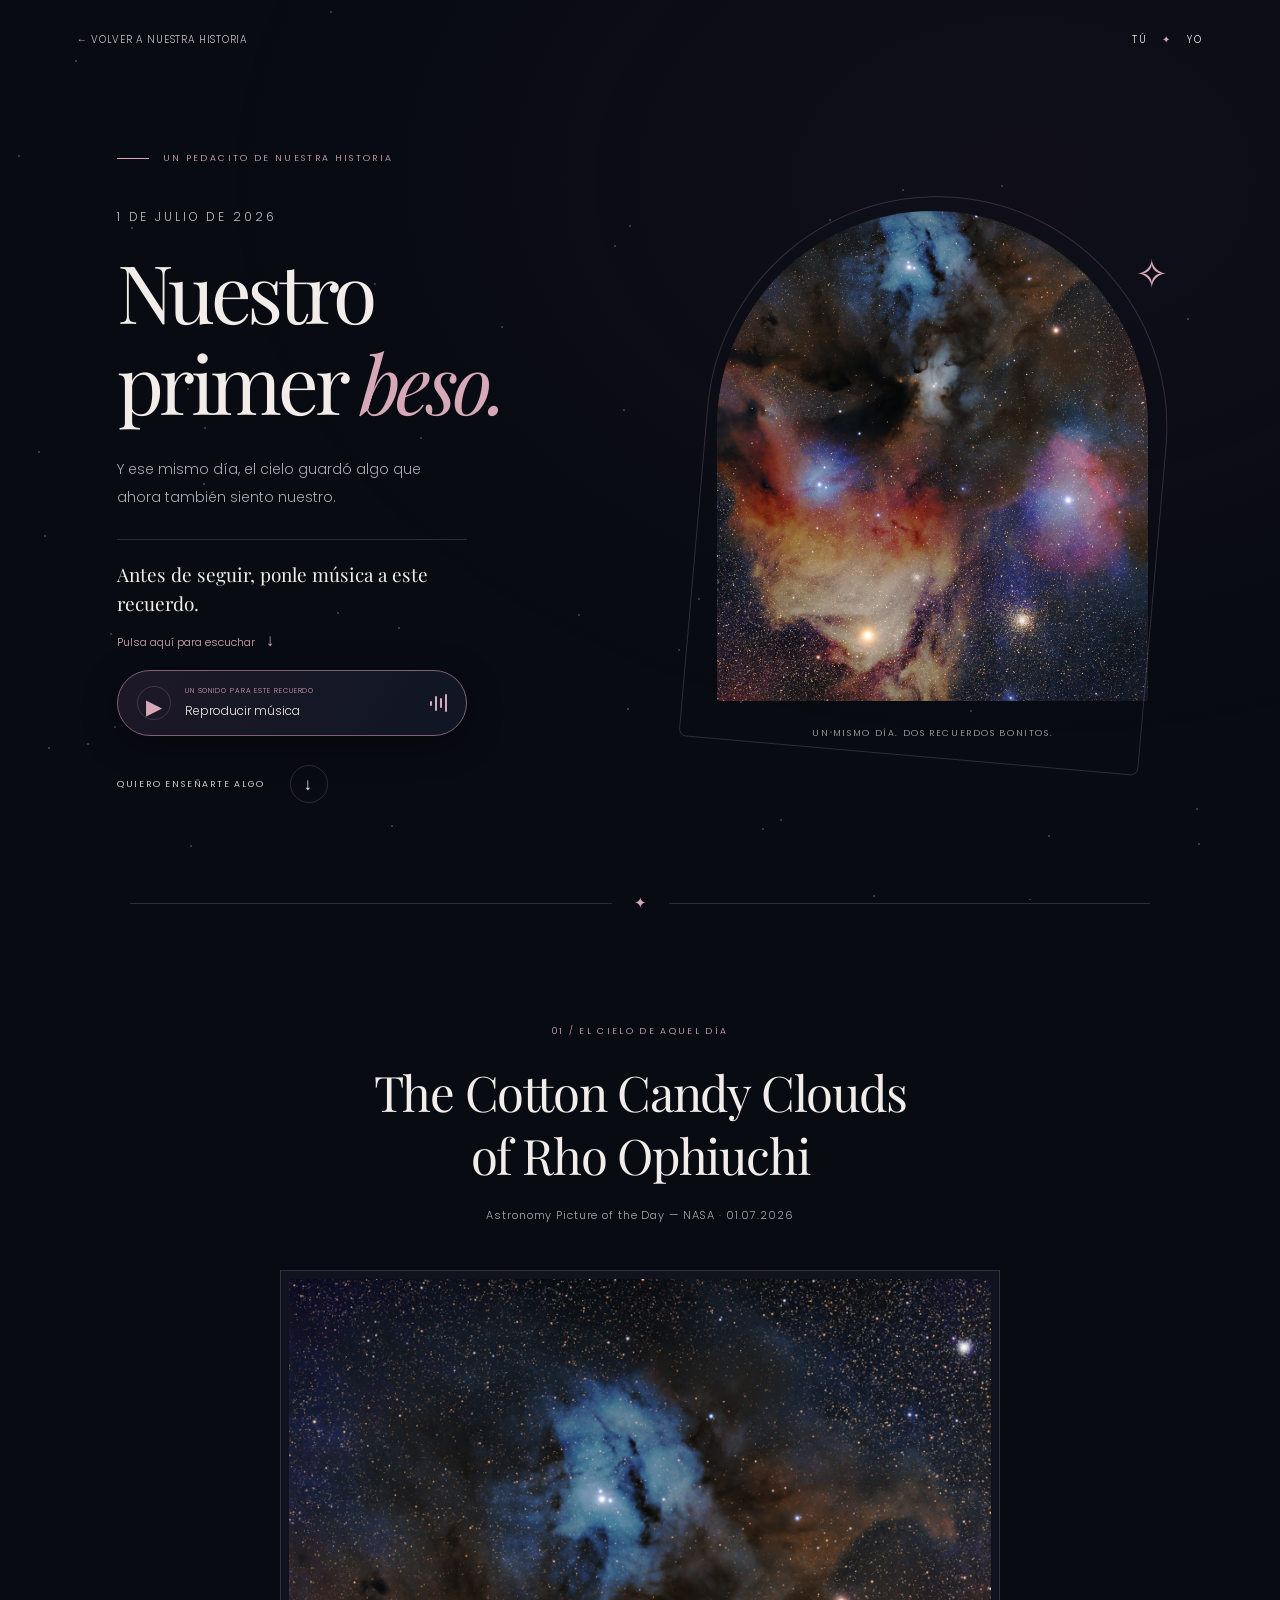
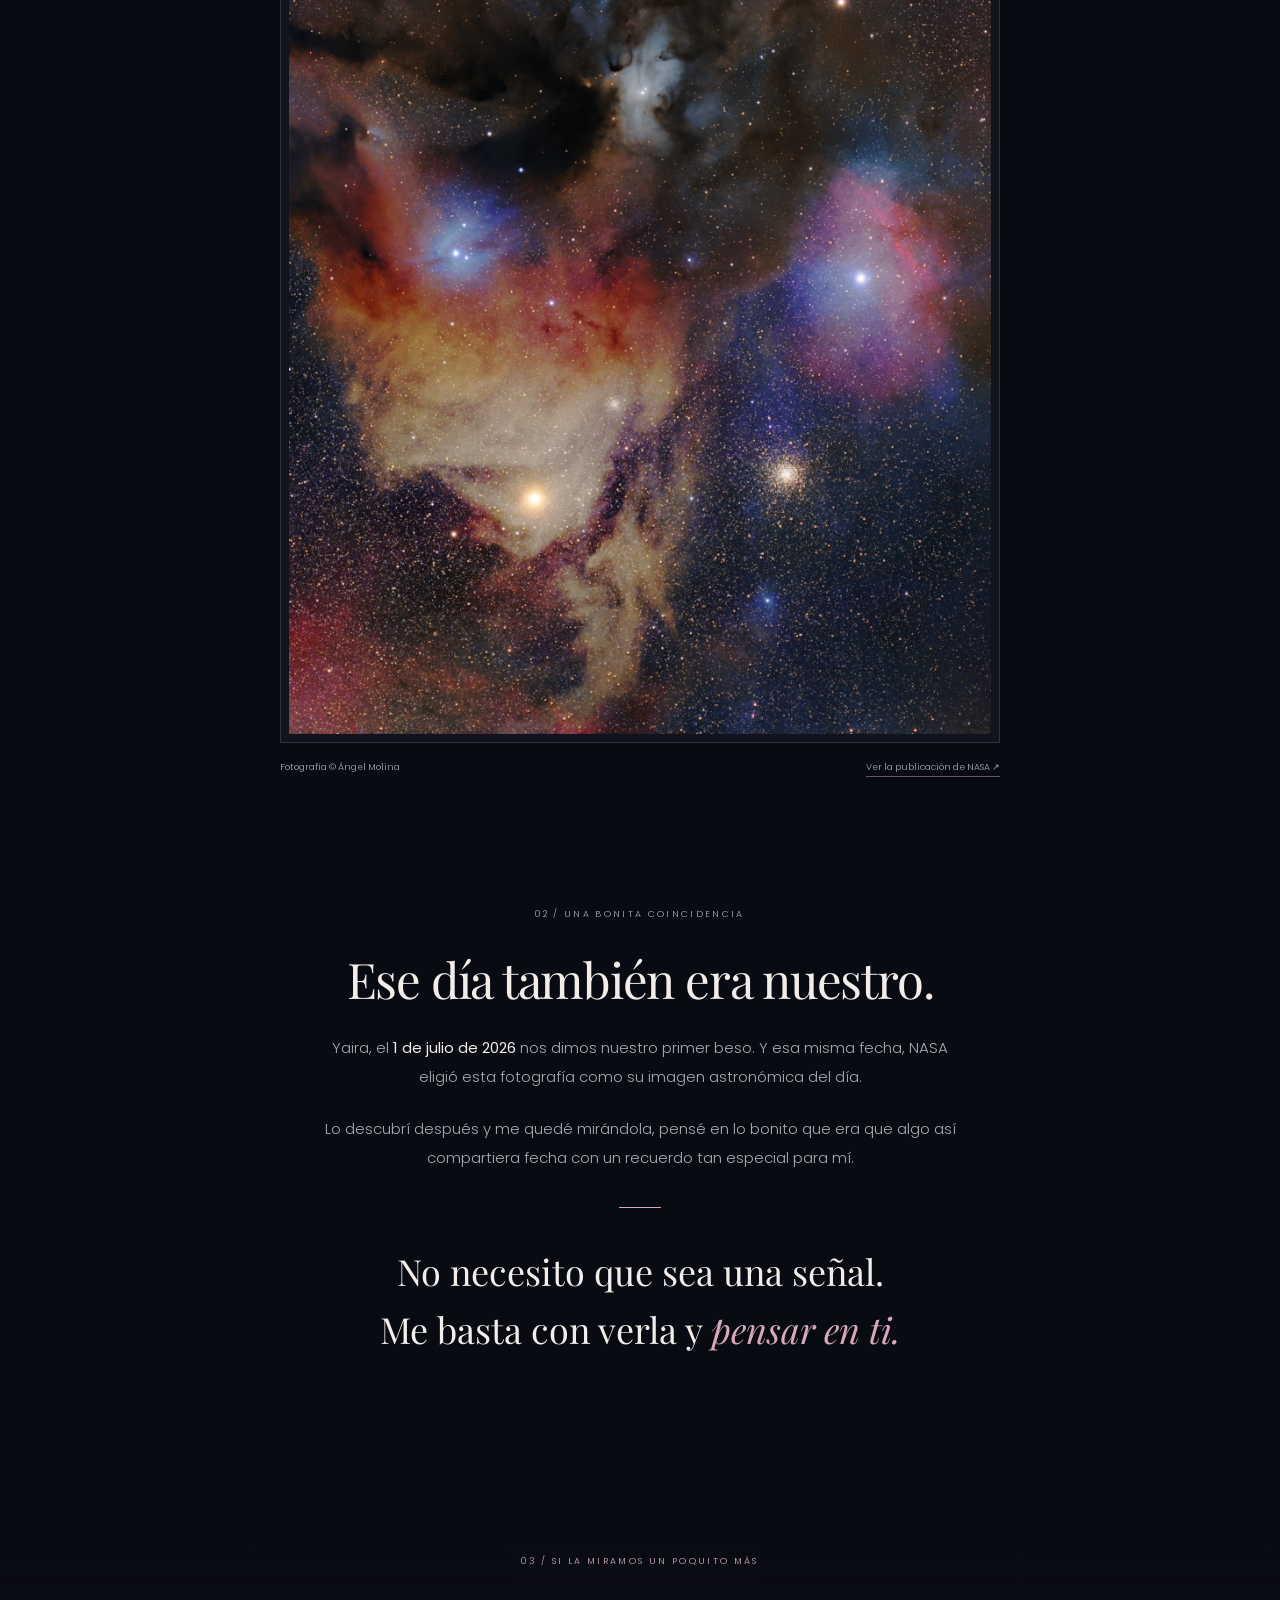
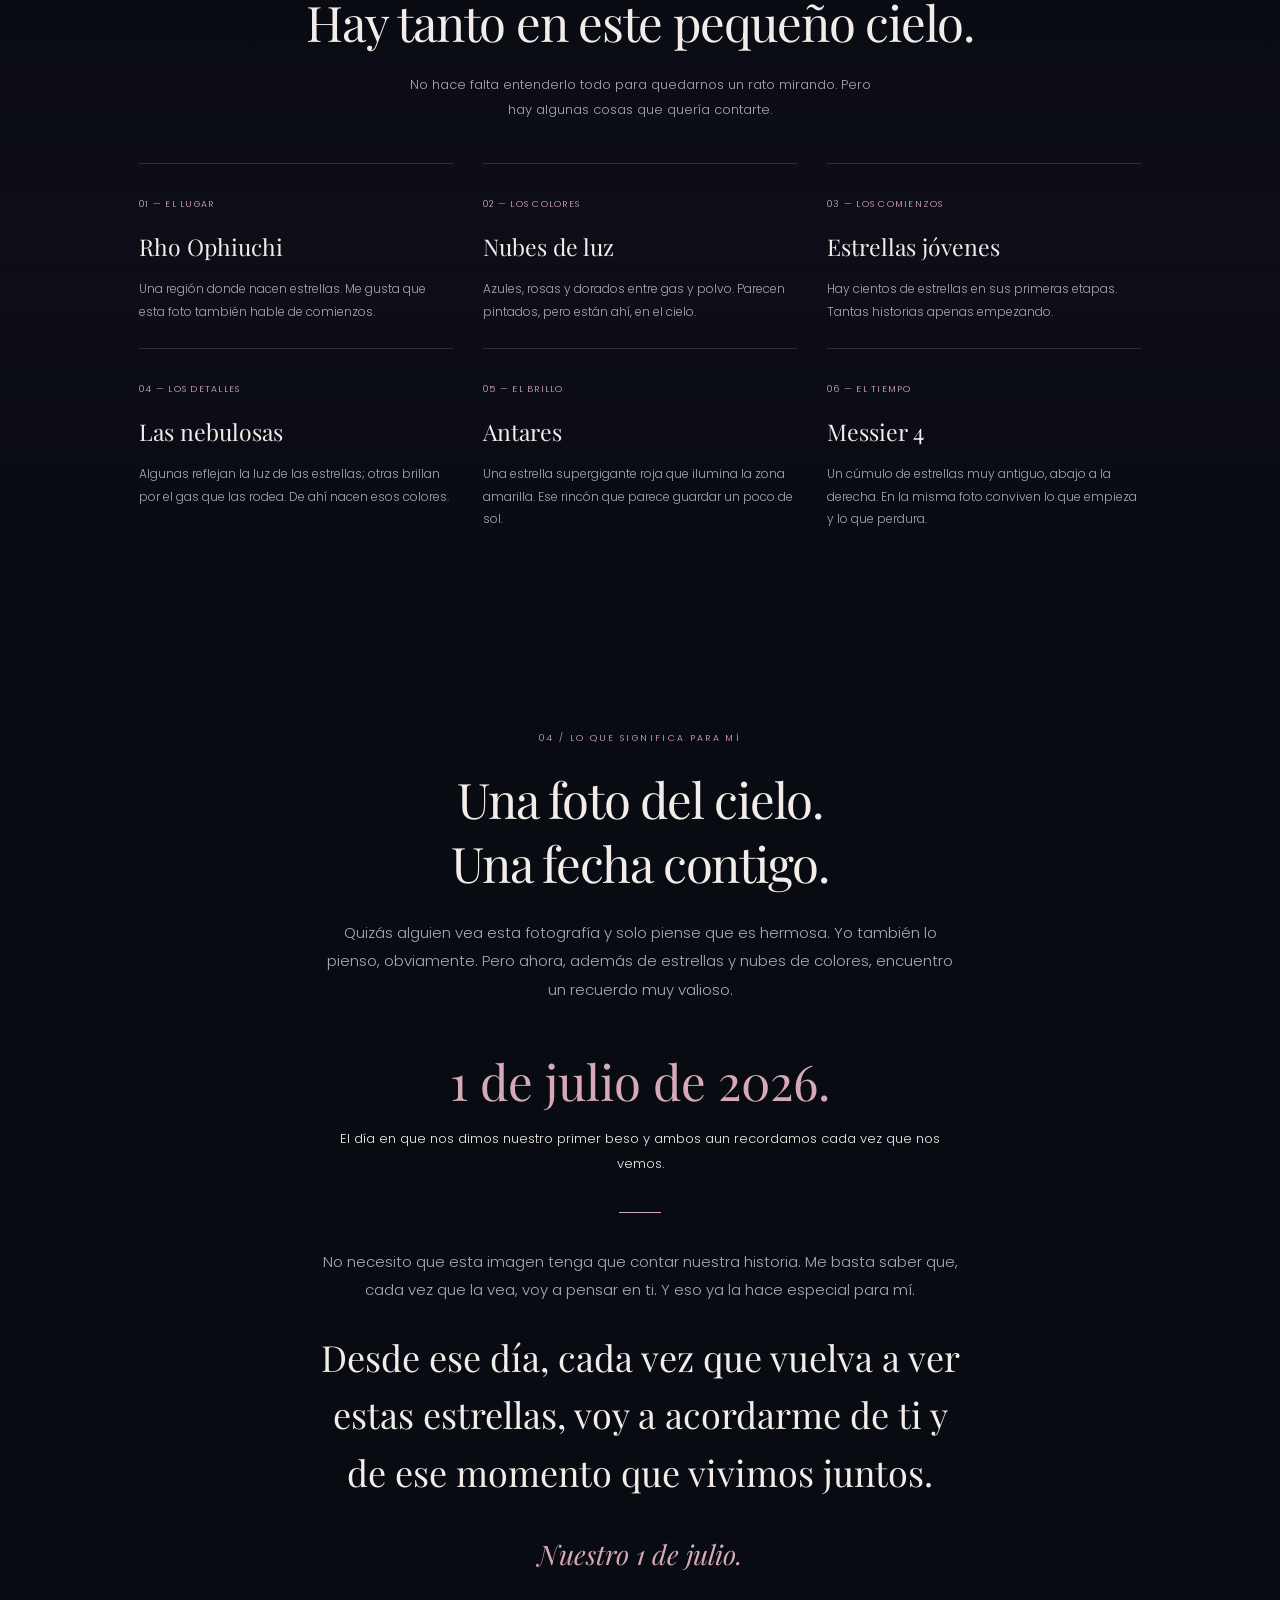
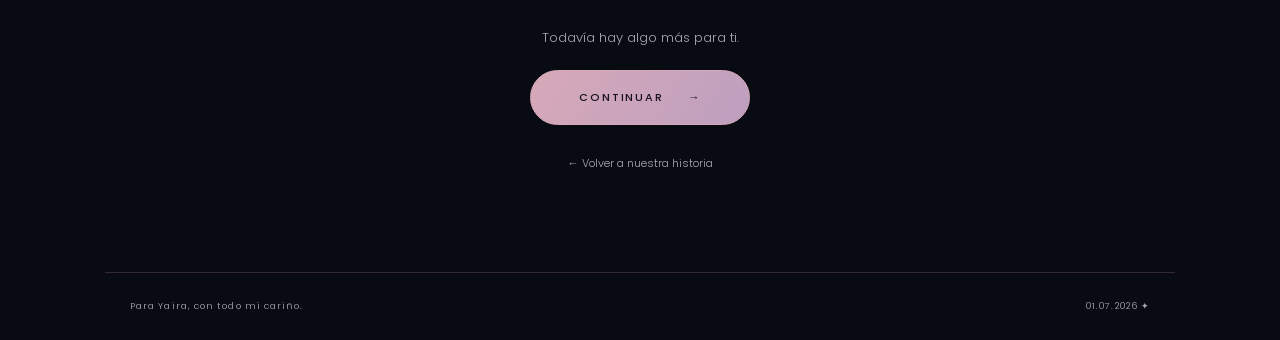
<file: index.html>
<!DOCTYPE html>
<html lang="es">
<head>
<meta charset="UTF-8"><meta name="viewport" content="width=device-width, initial-scale=1.0"><meta name="theme-color" content="#080b12">
<meta name="description" content="Para Yaira. Un primer beso, una fotografía del cielo y nuestro 1 de julio de 2026.">
<title>HAYAI</title>
 <link rel="icon" type="image/x-icon" href="img2.ico">
<link rel="stylesheet" href="estilo.css?v=3"><script src="script.js?v=3" defer></script>
</head>
<body>
<div class="stars" aria-hidden="true"></div>
<audio id="our-song" src="musica/interestellar.mp3" preload="none" loop></audio>

<header><a class="back" href="https://hayai107.github.io/HAYAI2/">← Volver a nuestra historia</a><span>TÚ <b>✦</b> YO</span></header>
<main>
<section class="hero" aria-labelledby="main-title">
<div class="hero-copy"><p class="eyebrow chapter">Un pedacito de nuestra historia</p><p class="date">1 de julio de 2026</p><h1 id="main-title">Nuestro<br>primer <em>beso.</em></h1><p class="intro">Y ese mismo día, el cielo guardó algo que ahora también siento nuestro.</p><aside class="music-player" aria-label="Música de nuestra historia">
  <p class="music-invitation">Antes de seguir, ponle música a este recuerdo.</p>
  <p class="music-hint" id="music-hint">Pulsa aquí para escuchar <span aria-hidden="true">↓</span></p>
  <p id="music-status" class="music-status" role="status"></p>
  <button id="music-toggle" class="music-toggle" type="button" aria-controls="our-song" aria-describedby="music-hint" aria-label="Reproducir música" aria-pressed="false">
    <span class="music-symbol" aria-hidden="true">▶</span>
    <span class="music-copy"><span class="music-caption">UN SONIDO PARA ESTE RECUERDO</span><span id="music-label">Reproducir música</span></span>
    <span class="music-bars" aria-hidden="true"><i></i><i></i><i></i><i></i></span>
  </button>
</aside>
<a class="discover" href="#el-cielo">Quiero enseñarte algo <span aria-hidden="true">↓</span></a></div>
<figure class="hero-art"><div class="hero-window"><img src="img/nasa.jpg" width="800" height="1202" alt="Nubes azules, rosadas y doradas entre las estrellas de Rho Ophiuchi" fetchpriority="high"></div><span class="spark" aria-hidden="true">✧</span><figcaption>Un mismo día. Dos recuerdos bonitos.</figcaption></figure>
</section>
<div class="divider" aria-hidden="true">✦</div>
<section class="section center reveal" id="el-cielo" aria-labelledby="sky-title"><p class="eyebrow">01 / El cielo de aquel día</p><h2 id="sky-title">The Cotton Candy Clouds<br>of Rho Ophiuchi</h2><p class="subheading">Astronomy Picture of the Day — NASA · 01.07.2026</p><figure class="photo"><a href="img/nasa.jpg" target="_blank" rel="noopener" aria-label="Abrir la fotografía completa en una pestaña nueva"><img src="img/nasa.jpg" width="800" height="1202" alt="Fotografía completa de Rho Ophiuchi, sus nebulosas de colores y la luz dorada de Antares" loading="lazy"></a><figcaption><span>Fotografía © Ángel Molina</span><a class="source" href="https://apod.nasa.gov/apod/ap260701.html" target="_blank" rel="noopener noreferrer">Ver la publicación de NASA ↗</a></figcaption></figure></section>
<section class="section coincidence center reveal" aria-labelledby="coincidence-title"><div class="letter"><p class="eyebrow">02 / Una bonita coincidencia</p><h2 id="coincidence-title">Ese día también era nuestro.</h2><p>Yaira, el <strong>1 de julio de 2026</strong> nos dimos nuestro primer beso. Y esa misma fecha, NASA eligió esta fotografía como su imagen astronómica del día.</p><p>Lo descubrí después y me quedé mirándola, pensé en lo bonito que era que algo así compartiera fecha con un recuerdo tan especial para mí.</p><div class="small-line" aria-hidden="true"></div><p class="quote">No necesito que sea una señal.<br>Me basta con verla y <em>pensar en ti.</em></p></div></section>
<div class="details-section"><section class="section center reveal" aria-labelledby="details-title"><p class="eyebrow">03 / Si la miramos un poquito más</p><h2 id="details-title">Hay tanto en este pequeño cielo.</h2><p class="details-intro">No hace falta entenderlo todo para quedarnos un rato mirando. Pero hay algunas cosas que quería contarte.</p><div class="details">
<article><span class="number">01 — EL LUGAR</span><h3>Rho Ophiuchi</h3><p>Una región donde nacen estrellas. Me gusta que esta foto también hable de comienzos.</p></article>
<article><span class="number">02 — LOS COLORES</span><h3>Nubes de luz</h3><p>Azules, rosas y dorados entre gas y polvo. Parecen pintados, pero están ahí, en el cielo.</p></article>
<article><span class="number">03 — LOS COMIENZOS</span><h3>Estrellas jóvenes</h3><p>Hay cientos de estrellas en sus primeras etapas. Tantas historias apenas empezando.</p></article>
<article><span class="number">04 — LOS DETALLES</span><h3>Las nebulosas</h3><p>Algunas reflejan la luz de las estrellas; otras brillan por el gas que las rodea. De ahí nacen esos colores.</p></article>
<article><span class="number">05 — EL BRILLO</span><h3>Antares</h3><p>Una estrella supergigante roja que ilumina la zona amarilla. Ese rincón que parece guardar un poco de sol.</p></article>
<article><span class="number">06 — EL TIEMPO</span><h3>Messier 4</h3><p>Un cúmulo de estrellas muy antiguo, abajo a la derecha. En la misma foto conviven lo que empieza y lo que perdura.</p></article>
</div></section></div>
<section class="section closing center reveal" aria-labelledby="closing-title"><p class="eyebrow">04 / Lo que significa para mí</p><h2 id="closing-title">Una foto del cielo.<br>Una fecha contigo.</h2><div class="letter"><p>Quizás alguien vea esta fotografía y solo piense que es hermosa. Yo también lo pienso, obviamente. Pero ahora, además de estrellas y nubes de colores, encuentro un recuerdo muy valioso.</p></div><p class="closing-date">1 de julio de 2026.</p><p class="kiss">El día en que nos dimos nuestro primer beso y ambos aun recordamos cada vez que nos vemos.</p><div class="small-line" aria-hidden="true"></div><div class="letter"><p>No necesito que esta imagen tenga que contar nuestra historia. Me basta saber que, cada vez que la vea, voy a pensar en ti. Y eso ya la hace especial para mí.</p><p class="quote">Desde ese día, cada vez que vuelva a ver estas estrellas, voy a acordarme de ti y de ese momento que vivimos juntos.</p></div><p class="signature">Nuestro 1 de julio.</p><nav class="chapter-navigation" aria-label="Continuar nuestra historia"><p>Todavía hay algo más para ti.</p><a class="button button-continue" href="https://hayai107.github.io/HAYAI4/">CONTINUAR <span aria-hidden="true">→</span></a><a class="chapter-back" href="https://hayai107.github.io/HAYAI2/">← Volver a nuestra historia</a></nav></section>
</main><footer><span>Para Yaira, con todo mi cariño.</span><span>01.07.2026 ✦</span></footer>
</body></html>
</file>
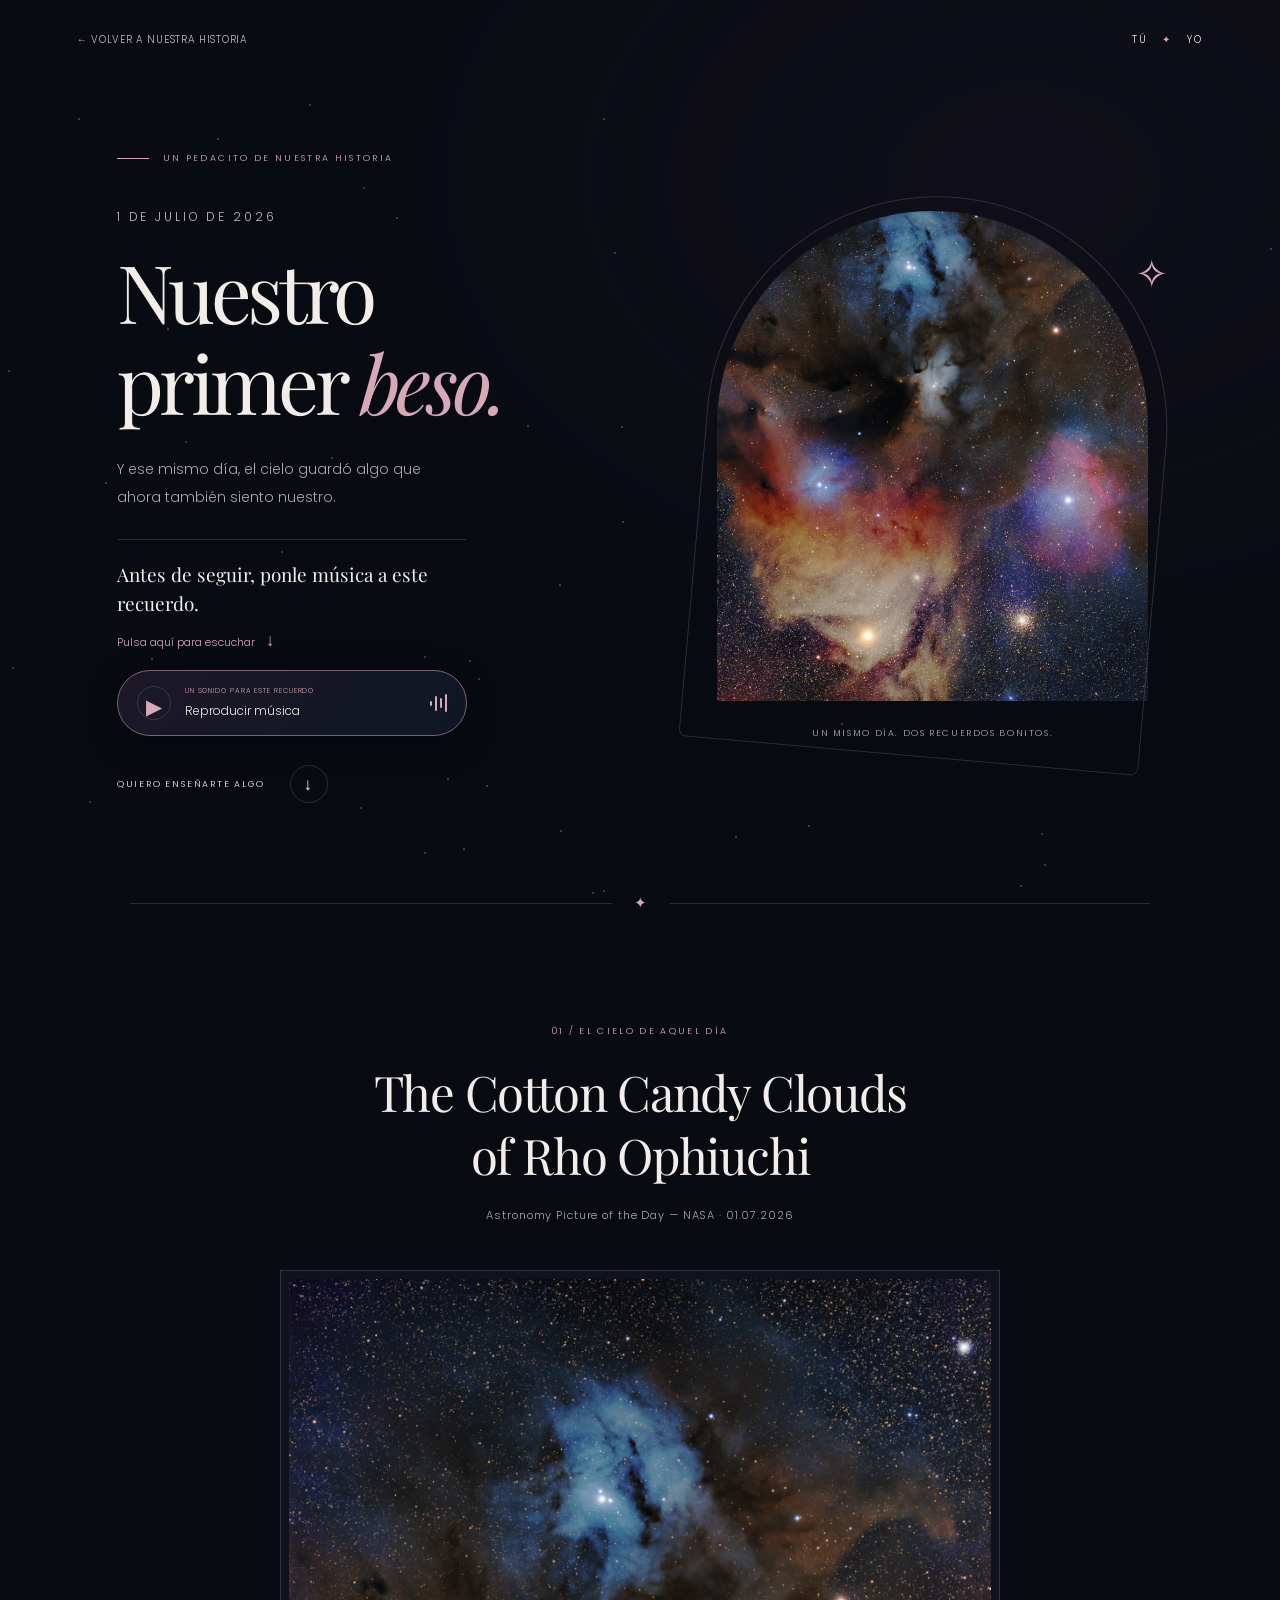
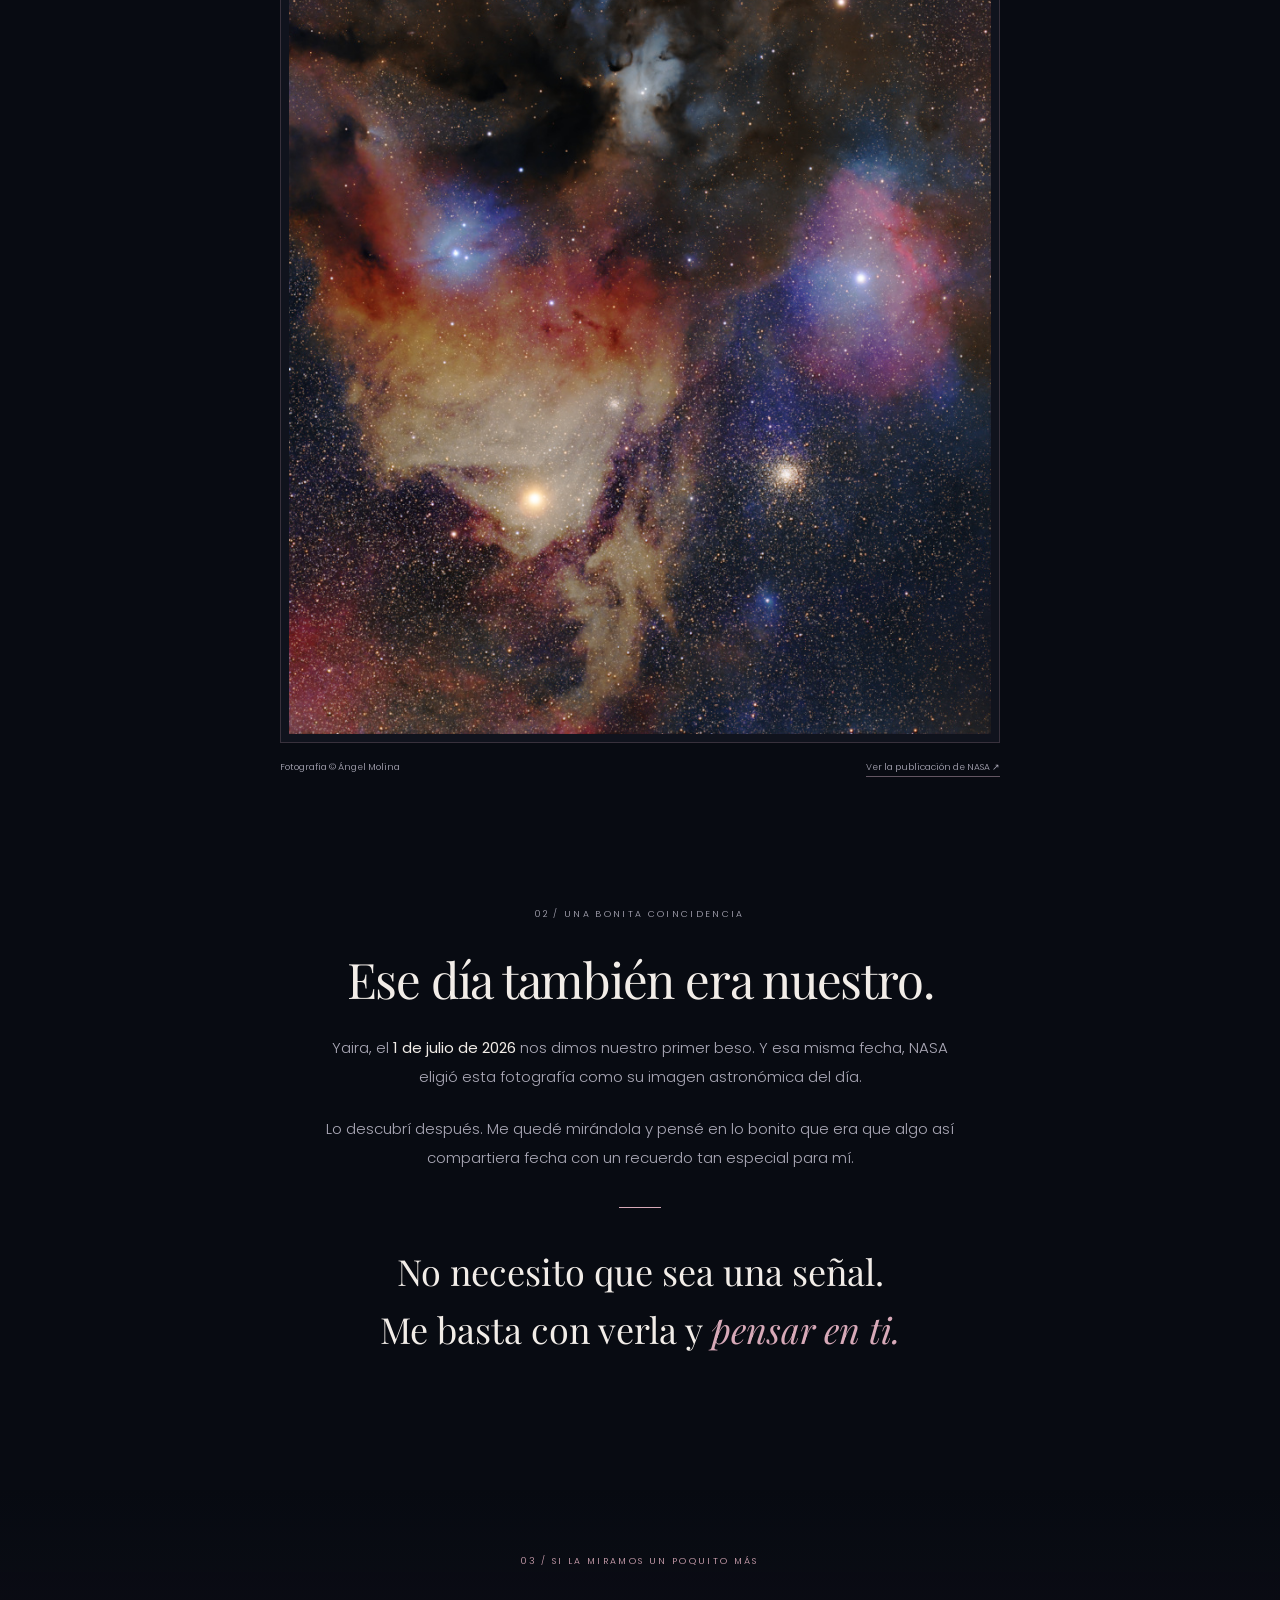
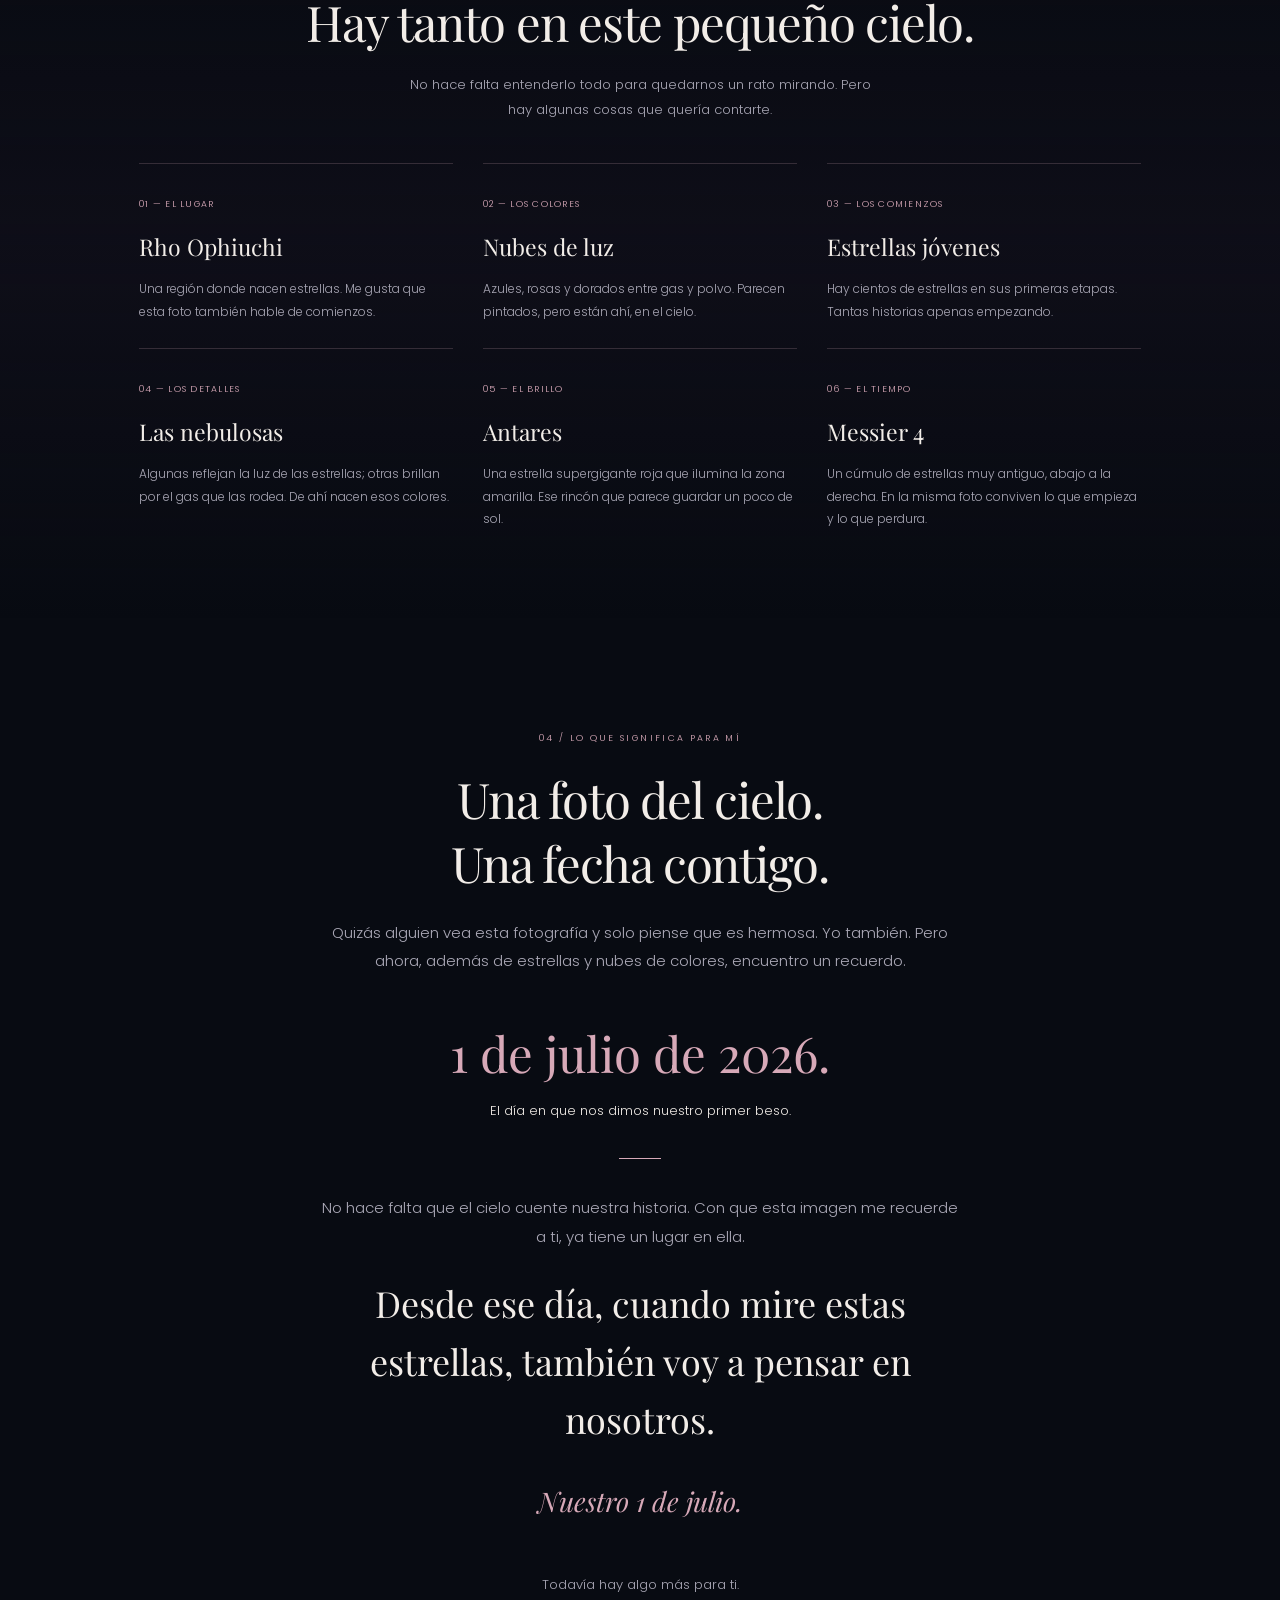
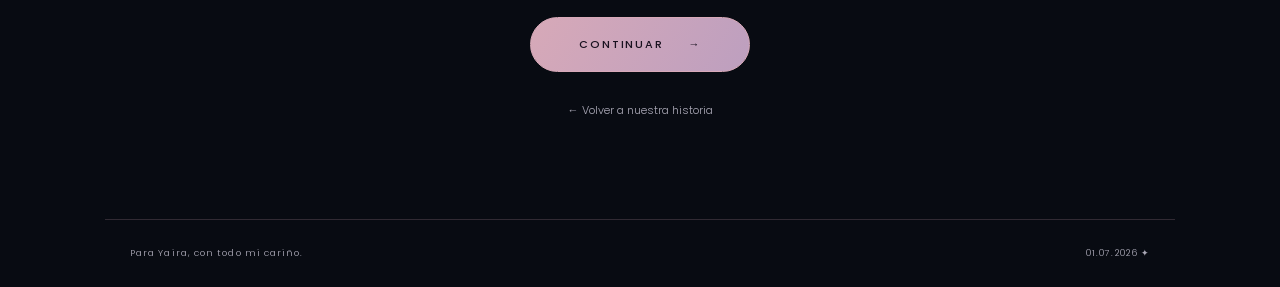
<file: index.html.html>
<!DOCTYPE html>
<html lang="es">
<head>
<meta charset="UTF-8"><meta name="viewport" content="width=device-width, initial-scale=1.0"><meta name="theme-color" content="#080b12">
<meta name="description" content="Para Yaira. Un primer beso, una fotografía del cielo y nuestro 1 de julio de 2026.">
<title>HAYAI</title>
 <link rel="icon" type="image/x-icon" href="img2.ico">
<link rel="stylesheet" href="estilo.css?v=3"><script src="script.js?v=3" defer></script>
</head>
<body>
<div class="stars" aria-hidden="true"></div>
<audio id="our-song" src="musica/interestellar.mp3" preload="none" loop></audio>

<header><a class="back" href="https://hayai107.github.io/HAYAI2/">← Volver a nuestra historia</a><span>TÚ <b>✦</b> YO</span></header>
<main>
<section class="hero" aria-labelledby="main-title">
<div class="hero-copy"><p class="eyebrow chapter">Un pedacito de nuestra historia</p><p class="date">1 de julio de 2026</p><h1 id="main-title">Nuestro<br>primer <em>beso.</em></h1><p class="intro">Y ese mismo día, el cielo guardó algo que ahora también siento nuestro.</p><aside class="music-player" aria-label="Música de nuestra historia">
  <p class="music-invitation">Antes de seguir, ponle música a este recuerdo.</p>
  <p class="music-hint" id="music-hint">Pulsa aquí para escuchar <span aria-hidden="true">↓</span></p>
  <p id="music-status" class="music-status" role="status"></p>
  <button id="music-toggle" class="music-toggle" type="button" aria-controls="our-song" aria-describedby="music-hint" aria-label="Reproducir música" aria-pressed="false">
    <span class="music-symbol" aria-hidden="true">▶</span>
    <span class="music-copy"><span class="music-caption">UN SONIDO PARA ESTE RECUERDO</span><span id="music-label">Reproducir música</span></span>
    <span class="music-bars" aria-hidden="true"><i></i><i></i><i></i><i></i></span>
  </button>
</aside>
<a class="discover" href="#el-cielo">Quiero enseñarte algo <span aria-hidden="true">↓</span></a></div>
<figure class="hero-art"><div class="hero-window"><img src="img/nasa.jpg" width="800" height="1202" alt="Nubes azules, rosadas y doradas entre las estrellas de Rho Ophiuchi" fetchpriority="high"></div><span class="spark" aria-hidden="true">✧</span><figcaption>Un mismo día. Dos recuerdos bonitos.</figcaption></figure>
</section>
<div class="divider" aria-hidden="true">✦</div>
<section class="section center reveal" id="el-cielo" aria-labelledby="sky-title"><p class="eyebrow">01 / El cielo de aquel día</p><h2 id="sky-title">The Cotton Candy Clouds<br>of Rho Ophiuchi</h2><p class="subheading">Astronomy Picture of the Day — NASA · 01.07.2026</p><figure class="photo"><a href="img/nasa.jpg" target="_blank" rel="noopener" aria-label="Abrir la fotografía completa en una pestaña nueva"><img src="img/nasa.jpg" width="800" height="1202" alt="Fotografía completa de Rho Ophiuchi, sus nebulosas de colores y la luz dorada de Antares" loading="lazy"></a><figcaption><span>Fotografía © Ángel Molina</span><a class="source" href="https://apod.nasa.gov/apod/ap260701.html" target="_blank" rel="noopener noreferrer">Ver la publicación de NASA ↗</a></figcaption></figure></section>
<section class="section coincidence center reveal" aria-labelledby="coincidence-title"><div class="letter"><p class="eyebrow">02 / Una bonita coincidencia</p><h2 id="coincidence-title">Ese día también era nuestro.</h2><p>Yaira, el <strong>1 de julio de 2026</strong> nos dimos nuestro primer beso. Y esa misma fecha, NASA eligió esta fotografía como su imagen astronómica del día.</p><p>Lo descubrí después. Me quedé mirándola y pensé en lo bonito que era que algo así compartiera fecha con un recuerdo tan especial para mí.</p><div class="small-line" aria-hidden="true"></div><p class="quote">No necesito que sea una señal.<br>Me basta con verla y <em>pensar en ti.</em></p></div></section>
<div class="details-section"><section class="section center reveal" aria-labelledby="details-title"><p class="eyebrow">03 / Si la miramos un poquito más</p><h2 id="details-title">Hay tanto en este pequeño cielo.</h2><p class="details-intro">No hace falta entenderlo todo para quedarnos un rato mirando. Pero hay algunas cosas que quería contarte.</p><div class="details">
<article><span class="number">01 — EL LUGAR</span><h3>Rho Ophiuchi</h3><p>Una región donde nacen estrellas. Me gusta que esta foto también hable de comienzos.</p></article>
<article><span class="number">02 — LOS COLORES</span><h3>Nubes de luz</h3><p>Azules, rosas y dorados entre gas y polvo. Parecen pintados, pero están ahí, en el cielo.</p></article>
<article><span class="number">03 — LOS COMIENZOS</span><h3>Estrellas jóvenes</h3><p>Hay cientos de estrellas en sus primeras etapas. Tantas historias apenas empezando.</p></article>
<article><span class="number">04 — LOS DETALLES</span><h3>Las nebulosas</h3><p>Algunas reflejan la luz de las estrellas; otras brillan por el gas que las rodea. De ahí nacen esos colores.</p></article>
<article><span class="number">05 — EL BRILLO</span><h3>Antares</h3><p>Una estrella supergigante roja que ilumina la zona amarilla. Ese rincón que parece guardar un poco de sol.</p></article>
<article><span class="number">06 — EL TIEMPO</span><h3>Messier 4</h3><p>Un cúmulo de estrellas muy antiguo, abajo a la derecha. En la misma foto conviven lo que empieza y lo que perdura.</p></article>
</div></section></div>
<section class="section closing center reveal" aria-labelledby="closing-title"><p class="eyebrow">04 / Lo que significa para mí</p><h2 id="closing-title">Una foto del cielo.<br>Una fecha contigo.</h2><div class="letter"><p>Quizás alguien vea esta fotografía y solo piense que es hermosa. Yo también. Pero ahora, además de estrellas y nubes de colores, encuentro un recuerdo.</p></div><p class="closing-date">1 de julio de 2026.</p><p class="kiss">El día en que nos dimos nuestro primer beso.</p><div class="small-line" aria-hidden="true"></div><div class="letter"><p>No hace falta que el cielo cuente nuestra historia. Con que esta imagen me recuerde a ti, ya tiene un lugar en ella.</p><p class="quote">Desde ese día, cuando mire estas estrellas, también voy a pensar en nosotros.</p></div><p class="signature">Nuestro 1 de julio.</p><nav class="chapter-navigation" aria-label="Continuar nuestra historia"><p>Todavía hay algo más para ti.</p><a class="button button-continue" href="https://hayai107.github.io/HAYAI4/">CONTINUAR <span aria-hidden="true">→</span></a><a class="chapter-back" href="https://hayai107.github.io/HAYAI2/">← Volver a nuestra historia</a></nav></section>
</main><footer><span>Para Yaira, con todo mi cariño.</span><span>01.07.2026 ✦</span></footer>
</body></html>
</file>
<file: estilo.css>
@import url('https://fonts.googleapis.com/css2?family=Playfair+Display:ital,wght@0,400;0,500;1,400&family=Poppins:wght@300;400;500&display=swap');
:root{color-scheme:dark;--bg:#080b12;--ink:#f2ede8;--muted:#aaa8b6;--rose:#d7a9b8;--line:rgba(215,169,184,.2)}
*{box-sizing:border-box}html{scroll-behavior:smooth;scroll-padding-top:30px}body{margin:0;background:var(--bg);color:var(--ink);font:300 15px/1.9 'Poppins',sans-serif}a{color:inherit;text-decoration:none}a:focus-visible{outline:2px solid var(--rose);outline-offset:7px}::selection{background:#70455e;color:white}body:before{content:'';position:fixed;inset:0;pointer-events:none;background:radial-gradient(ellipse at 80% 20%,#33203833,transparent 55%);z-index:-1}.stars{position:fixed;inset:0;overflow:hidden;pointer-events:none;z-index:-1}.stars i{position:absolute;width:2px;height:2px;background:#ddd9ee;border-radius:50%;opacity:.3;animation:twinkle 8s ease-in-out infinite alternate}
header{max-width:1320px;margin:auto;padding:30px 6%;display:flex;justify-content:space-between;align-items:center;font-size:10px;letter-spacing:.22em;text-transform:uppercase}.back{letter-spacing:.07em;color:#c5bdca;transition:color .2s}.back:hover{color:var(--rose)}header b{color:var(--rose);padding:0 9px;font-weight:400}.chapter{display:flex;gap:14px;align-items:center}.chapter:before{content:'';width:32px;height:1px;background:var(--rose)}
.hero{max-width:1200px;margin:auto;min-height:calc(100svh - 90px);padding:70px 6% 85px;display:grid;grid-template-columns:1.15fr 1fr;gap:55px;align-items:center}.hero-copy{position:relative;z-index:1}.date{font-size:12px;letter-spacing:.24em;text-transform:uppercase;margin:39px 0 18px;color:#c5bdca}h1,h2,h3,.quote,.closing-date{font-family:'Playfair Display',Georgia,serif;font-weight:400}h1{font-size:clamp(56px,6.3vw,88px);line-height:1.12;letter-spacing:-.055em;margin:0 0 28px}h1 em{font-weight:400;color:var(--rose)}.intro{max-width:350px;font-size:14px;color:var(--muted);line-height:2}.discover{display:inline-flex;gap:25px;align-items:center;margin-top:32px;text-transform:uppercase;letter-spacing:.2em;font-size:9px}.discover span{display:grid;place-items:center;border:1px solid var(--line);border-radius:50%;width:38px;height:38px;font-size:17px;transition:transform .2s}.discover:hover span{transform:translateY(4px)}
.hero-art{position:relative;margin:0;padding:15px}.hero-art:before{content:'';position:absolute;inset:0;border:1px solid var(--line);border-radius:240px 240px 8px 8px;transform:rotate(5deg);pointer-events:none}.hero-window{overflow:hidden;border-radius:240px 240px 3px 3px;background:#141421}.hero-window img{width:100%;height:490px;object-fit:cover;display:block;animation:drift 22s ease-in-out infinite alternate}.hero-art figcaption{font-size:9px;letter-spacing:.18em;text-transform:uppercase;text-align:center;margin:24px 0 0;color:var(--muted)}.spark{position:absolute;right:-6px;top:40px;color:var(--rose);font-size:40px}
.divider{display:flex;align-items:center;gap:22px;max-width:1070px;margin:0 auto;color:var(--rose);padding:0 25px}.divider:before,.divider:after{content:'';height:1px;background:var(--line);flex:1}.section{padding:105px 24px;max-width:1050px;margin:auto}.eyebrow{font-size:9px;letter-spacing:.26em;text-transform:uppercase;color:var(--rose);margin:0 0 20px}.center{text-align:center}h2{font-size:clamp(32px,4vw,49px);line-height:1.3;letter-spacing:-.025em;margin:0 0 18px}.subheading{color:var(--muted);font-size:11px;letter-spacing:.08em}.photo{margin:44px auto 0;max-width:720px}.photo>a{display:block;overflow:hidden;border:1px solid var(--line);padding:8px;background:#10131d}.photo img{display:block;width:100%;height:auto}.photo figcaption{display:flex;justify-content:space-between;gap:15px;flex-wrap:wrap;margin-top:16px;font-size:9px;color:var(--muted)}.source{border-bottom:1px solid #635662}.letter{max-width:650px;margin:auto}.letter p{color:var(--muted);margin:24px 0}.letter strong{color:var(--ink);font-weight:400}.quote{font-size:clamp(25px,3.4vw,36px);line-height:1.6;color:var(--ink)!important}.quote em{color:var(--rose)}.coincidence{padding-top:0}.small-line{width:42px;height:1px;background:var(--rose);margin:35px auto}
.details-section{background:linear-gradient(180deg,transparent,#18132266,transparent)}.details-section .section{padding-top:65px;padding-bottom:65px}.details-intro{max-width:480px;margin:20px auto 40px;color:var(--muted);font-size:13px}.details{display:grid;grid-template-columns:repeat(3,1fr);gap:0 30px;text-align:left}.details article{border-top:1px solid var(--line);padding:24px 0}.number{font-size:9px;letter-spacing:.14em;color:var(--rose)}h3{font-size:23px;margin:9px 0}.details article p{font-size:12px;line-height:1.9;color:var(--muted);margin:0}.closing{max-width:690px;padding-top:110px;padding-bottom:90px}.closing-date{font-size:clamp(30px,5vw,49px);color:var(--rose);margin:30px 0 0}.kiss{margin-top:0;color:var(--ink);font-size:13px}.signature{font-family:'Playfair Display',Georgia,serif;font-style:italic;color:var(--rose);font-size:27px;margin:28px 0 45px}.button{display:inline-flex;align-items:center;gap:24px;border:1px solid #766070;border-radius:3px;padding:13px 23px;font-size:11px;transition:background .2s,border-color .2s}.button:hover{background:#332231;border-color:var(--rose)}footer{border-top:1px solid var(--line);padding:25px;display:flex;justify-content:space-between;max-width:1070px;margin:auto;font-size:9px;letter-spacing:.12em;color:var(--muted)}
.reveal{opacity:1}.motion .reveal{opacity:0;transform:translateY(18px);transition:opacity 1.1s ease,transform 1.1s ease}.motion .reveal.visible{opacity:1;transform:none}.hero-copy{animation:appear 1.4s ease both}.hero-art{animation:appear 2s .2s ease both}@keyframes appear{from{opacity:0;transform:translateY(15px)}to{opacity:1;transform:none}}@keyframes drift{to{transform:scale(1.045)}}@keyframes twinkle{to{opacity:.65;transform:translateY(-10px)}}
@media(min-width:1500px){.hero{min-height:800px}}@media(max-width:700px){header{padding:24px 23px;font-size:9px}.back{font-size:9px}.hero{grid-template-columns:1fr;gap:44px;padding:55px 28px 65px;min-height:auto}.chapter{font-size:8px}.date{margin-top:30px;font-size:10px}h1{font-size:63px}.intro{max-width:320px}.hero-art{max-width:330px;width:100%;margin:auto}.hero-window img{height:380px}.discover{margin-top:20px}.section{padding:75px 25px}.coincidence{padding-top:0}.details{grid-template-columns:1fr 1fr;gap:0 22px}.details article p{font-size:11px}h3{font-size:21px}.photo{margin-top:30px}.photo figcaption{font-size:8px;text-align:left}.closing{padding-bottom:65px}footer{font-size:8px;padding:23px;gap:20px}.spark{right:0}}
@media(prefers-reduced-motion:reduce){html{scroll-behavior:auto}*,*:before,*:after{animation:none!important;transition:none!important}.motion .reveal{opacity:1;transform:none}}

/* Un pequeño reproductor que acompaña la lectura. */
.music-player{position:relative;max-width:350px;margin:28px 0 0;padding:20px 0;border-top:1px solid var(--line)}
.music-toggle{display:flex;align-items:center;gap:14px;width:100%;min-height:66px;padding:12px 19px;border:1px solid #806173;border-radius:40px;background:linear-gradient(125deg,#1e1929f5,#101725f5);color:var(--ink);box-shadow:0 8px 35px #0006;backdrop-filter:blur(16px);font:inherit;text-align:left;cursor:pointer;transition:border-color .25s,box-shadow .25s,transform .25s}
.music-toggle:hover{border-color:var(--rose);transform:translateY(-2px);box-shadow:0 10px 35px #0008}.music-toggle:focus-visible{outline:2px solid var(--rose);outline-offset:5px}.music-toggle:disabled{cursor:wait;opacity:.8}.music-symbol{display:grid;place-items:center;width:34px;height:34px;border:1px solid var(--line);border-radius:50%;color:var(--rose);font-size:21px}.music-copy{display:flex;flex-direction:column;gap:2px}.music-caption{font-size:7px;letter-spacing:.13em;color:var(--rose)}#music-label{font-size:12px}.music-bars{display:flex;align-items:center;gap:3px;height:22px;margin-left:5px}.music-bars i{width:2px;height:5px;border-radius:2px;background:var(--rose);animation:music-wave 1s ease-in-out infinite alternate;animation-play-state:paused}.music-bars i:nth-child(2){height:15px;animation-delay:-.4s}.music-bars i:nth-child(3){height:10px;animation-delay:-.7s}.music-bars i:nth-child(4){height:18px;animation-delay:-.2s}.is-playing .music-bars i{animation-play-state:running}.music-status{max-width:290px;margin:0 8px 9px;font-size:11px;color:var(--rose);background:var(--bg);border-radius:8px}.music-status:empty{display:none}@keyframes music-wave{to{transform:scaleY(.35)}}
@media(max-width:700px){.music-player{width:100%}.music-toggle{min-height:60px;padding:10px 15px;gap:10px}.music-caption{font-size:6px}.music-symbol{width:30px;height:30px}#music-label{font-size:11px}}

.music-invitation{margin:0 0 7px;font-family:"Playfair Display",Georgia,serif;font-size:19px;line-height:1.5;color:var(--ink)}
.music-hint{margin:0 0 14px;font-size:11px;color:var(--rose)}.music-hint span{display:inline-block;margin-left:8px;font-size:17px}.music-copy{flex:1}.music-symbol{flex-shrink:0}.music-player+.discover{margin-top:9px}
.chapter-navigation{display:flex;flex-direction:column;align-items:center;gap:20px}.chapter-navigation p{margin:0;color:var(--muted);font-size:13px}.button-continue{background:linear-gradient(120deg,#d7a9b8,#bd9fbf);border-color:var(--rose);color:#19111f;font-weight:500;letter-spacing:.18em;min-width:220px;justify-content:center;border-radius:30px;padding:16px 30px}.button-continue:hover{background:#e3c0cc;color:#19111f}.chapter-back{font-size:11px;color:var(--muted);padding:8px}.chapter-back:hover{color:var(--rose)}
</file>
